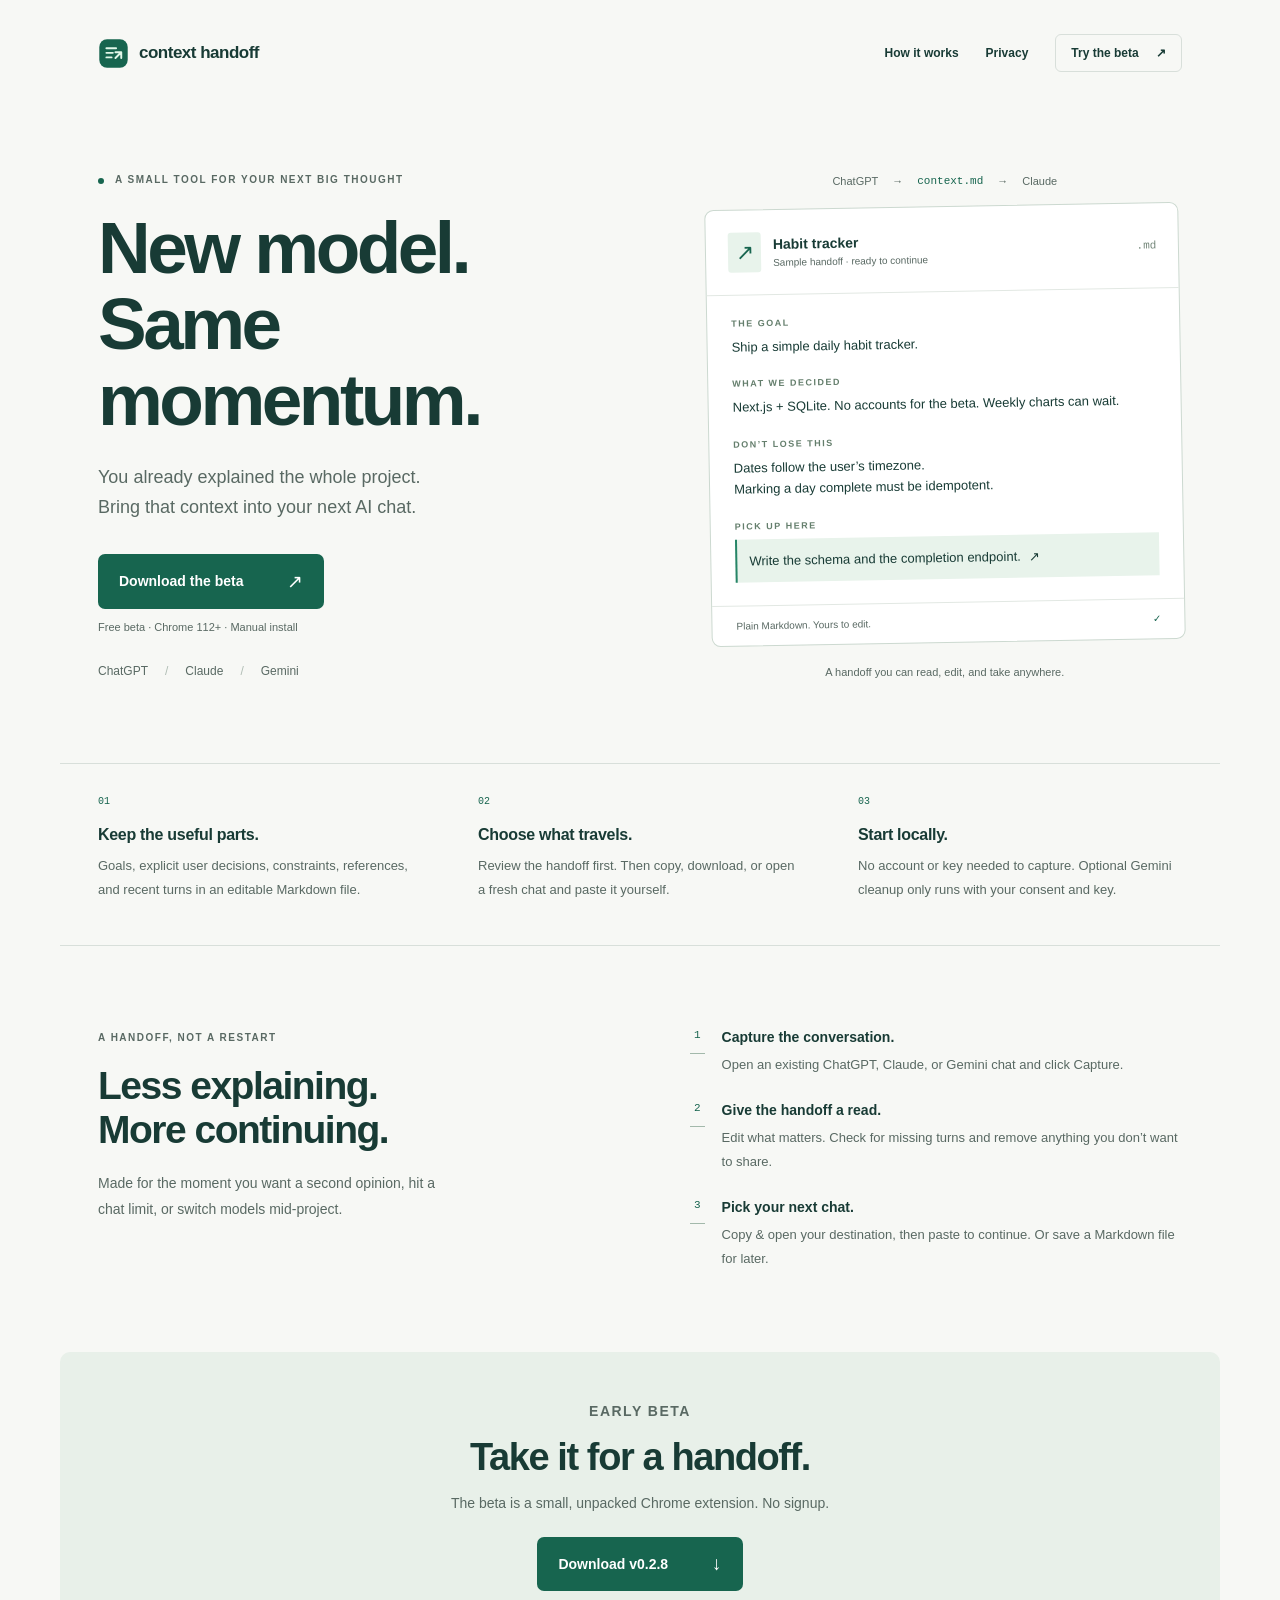
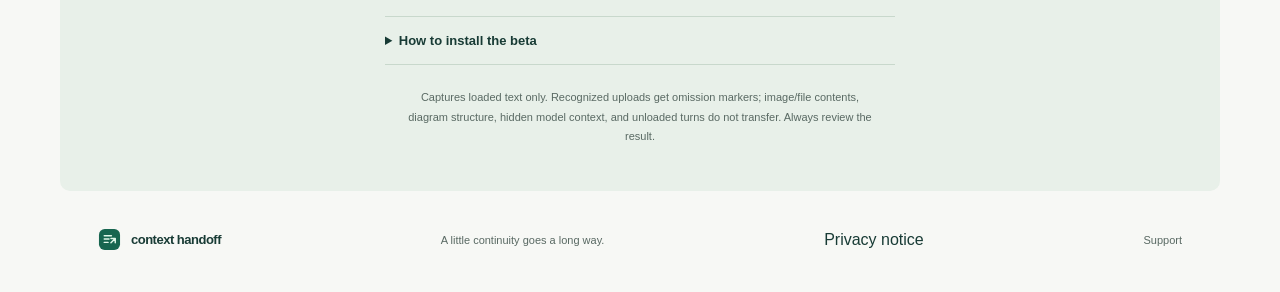
<file: index.html>
<!doctype html>
<html lang="en"><head><meta charset="utf-8"><meta name="viewport" content="width=device-width,initial-scale=1"><meta name="description" content="Switch AI chats without starting over. A local-first Chrome extension for carrying context between ChatGPT, Claude, and Gemini."><meta property="og:title" content="Context Handoff — New model. Same momentum."><meta property="og:description" content="Your goals, decisions, and next steps. Ready for your next AI chat."><meta property="og:type" content="website"><meta property="og:image" content="social-card.png"><title>Context Handoff — New model. Same momentum.</title><link rel="icon" href="mark.svg" type="image/svg+xml"><link rel="stylesheet" href="site.css"></head>
<body>
<header class="nav wrap"><a class="brand" href="./"><img src="mark.svg" width="31" height="31" alt="">context handoff</a><nav aria-label="Main navigation"><a href="#how">How it works</a><a href="privacy.html">Privacy</a><a class="small-cta" href="#try">Try the beta <span aria-hidden="true">↗</span></a></nav></header>
<main>
<section class="hero wrap">
  <div class="hero-copy"><p class="eyebrow"><span class="dot"></span> A SMALL TOOL FOR YOUR NEXT BIG THOUGHT</p><h1>New model.<br>Same momentum.</h1><p class="lede">You already explained the whole project.<br>Bring that context into your next AI chat.</p><a class="cta" href="downloads/context-handoff-0.2.8.zip" download>Download the beta <span aria-hidden="true">↗</span></a><p class="fine">Free beta · Chrome 112+ · Manual install</p><div class="platforms" aria-label="Supported platforms"><span>ChatGPT</span><span aria-hidden="true">/</span><span>Claude</span><span aria-hidden="true">/</span><span>Gemini</span></div></div>
  <div class="handoff-visual"><div class="flow-label"><span>ChatGPT</span><span aria-hidden="true">→</span><strong>context.md</strong><span aria-hidden="true">→</span><span>Claude</span></div><article class="sample-doc"><header><span class="doc-icon" aria-hidden="true">↗</span><div><h2>Habit tracker</h2><p>Sample handoff · ready to continue</p></div><span class="md-label">.md</span></header><dl><dt>THE GOAL</dt><dd>Ship a simple daily habit tracker.</dd><dt>WHAT WE DECIDED</dt><dd>Next.js + SQLite. No accounts for the beta. Weekly charts can wait.</dd><dt>DON’T LOSE THIS</dt><dd>Dates follow the user’s timezone.<br>Marking a day complete must be idempotent.</dd><dt>PICK UP HERE</dt><dd class="next-step">Write the schema and the completion endpoint. <span aria-hidden="true">↗</span></dd></dl><footer><span>Plain Markdown. Yours to edit.</span><span aria-hidden="true">✓</span></footer></article><p class="visual-caption">A handoff you can read, edit, and take anywhere.</p></div>
</section>
<section class="principles wrap" aria-label="What you get"><div><span class="index">01</span><h2>Keep the useful parts.</h2><p>Goals, explicit user decisions, constraints, references, and recent turns in an editable Markdown file.</p></div><div><span class="index">02</span><h2>Choose what travels.</h2><p>Review the handoff first. Then copy, download, or open a fresh chat and paste it yourself.</p></div><div><span class="index">03</span><h2>Start locally.</h2><p>No account or key needed to capture. Optional Gemini cleanup only runs with your consent and key.</p></div></section>
<section id="how" class="how wrap"><div><p class="eyebrow">A HANDOFF, NOT A RESTART</p><h2>Less explaining.<br>More continuing.</h2><p>Made for the moment you want a second opinion, hit a chat limit, or switch models mid-project.</p></div><ol><li><span>1</span><div><h3>Capture the conversation.</h3><p>Open an existing ChatGPT, Claude, or Gemini chat and click Capture.</p></div></li><li><span>2</span><div><h3>Give the handoff a read.</h3><p>Edit what matters. Check for missing turns and remove anything you don’t want to share.</p></div></li><li><span>3</span><div><h3>Pick your next chat.</h3><p>Copy &amp; open your destination, then paste to continue. Or save a Markdown file for later.</p></div></li></ol></section>
<section id="try" class="install wrap"><p class="eyebrow">EARLY BETA</p><h2>Take it for a handoff.</h2><p>The beta is a small, unpacked Chrome extension. No signup.</p><a class="cta" href="downloads/context-handoff-0.2.8.zip" download>Download v0.2.8 <span aria-hidden="true">↓</span></a><details><summary>How to install the beta</summary><ol><li>Download and extract the ZIP.</li><li>Open <code>chrome://extensions</code> and enable Developer mode.</li><li>Choose <strong>Load unpacked</strong>, then the folder with <code>manifest.json</code>.</li><li>Open a supported AI chat, click the extension, and capture.</li></ol><p>A Chrome Web Store link will be added after review. This beta download is not a one-click store install.</p></details><p class="limit">Captures loaded text only. Recognized uploads get omission markers; image/file contents, diagram structure, hidden model context, and unloaded turns do not transfer. Always review the result.</p></section>
</main><footer class="site-footer wrap"><a class="brand" href="./"><img src="mark.svg" width="23" height="23" alt="">context handoff</a><span>A little continuity goes a long way.</span><a href="privacy.html">Privacy notice</a><a href="mailto:ashwajittayade30@gmail.com">Support</a></footer>
</body></html>
</file>
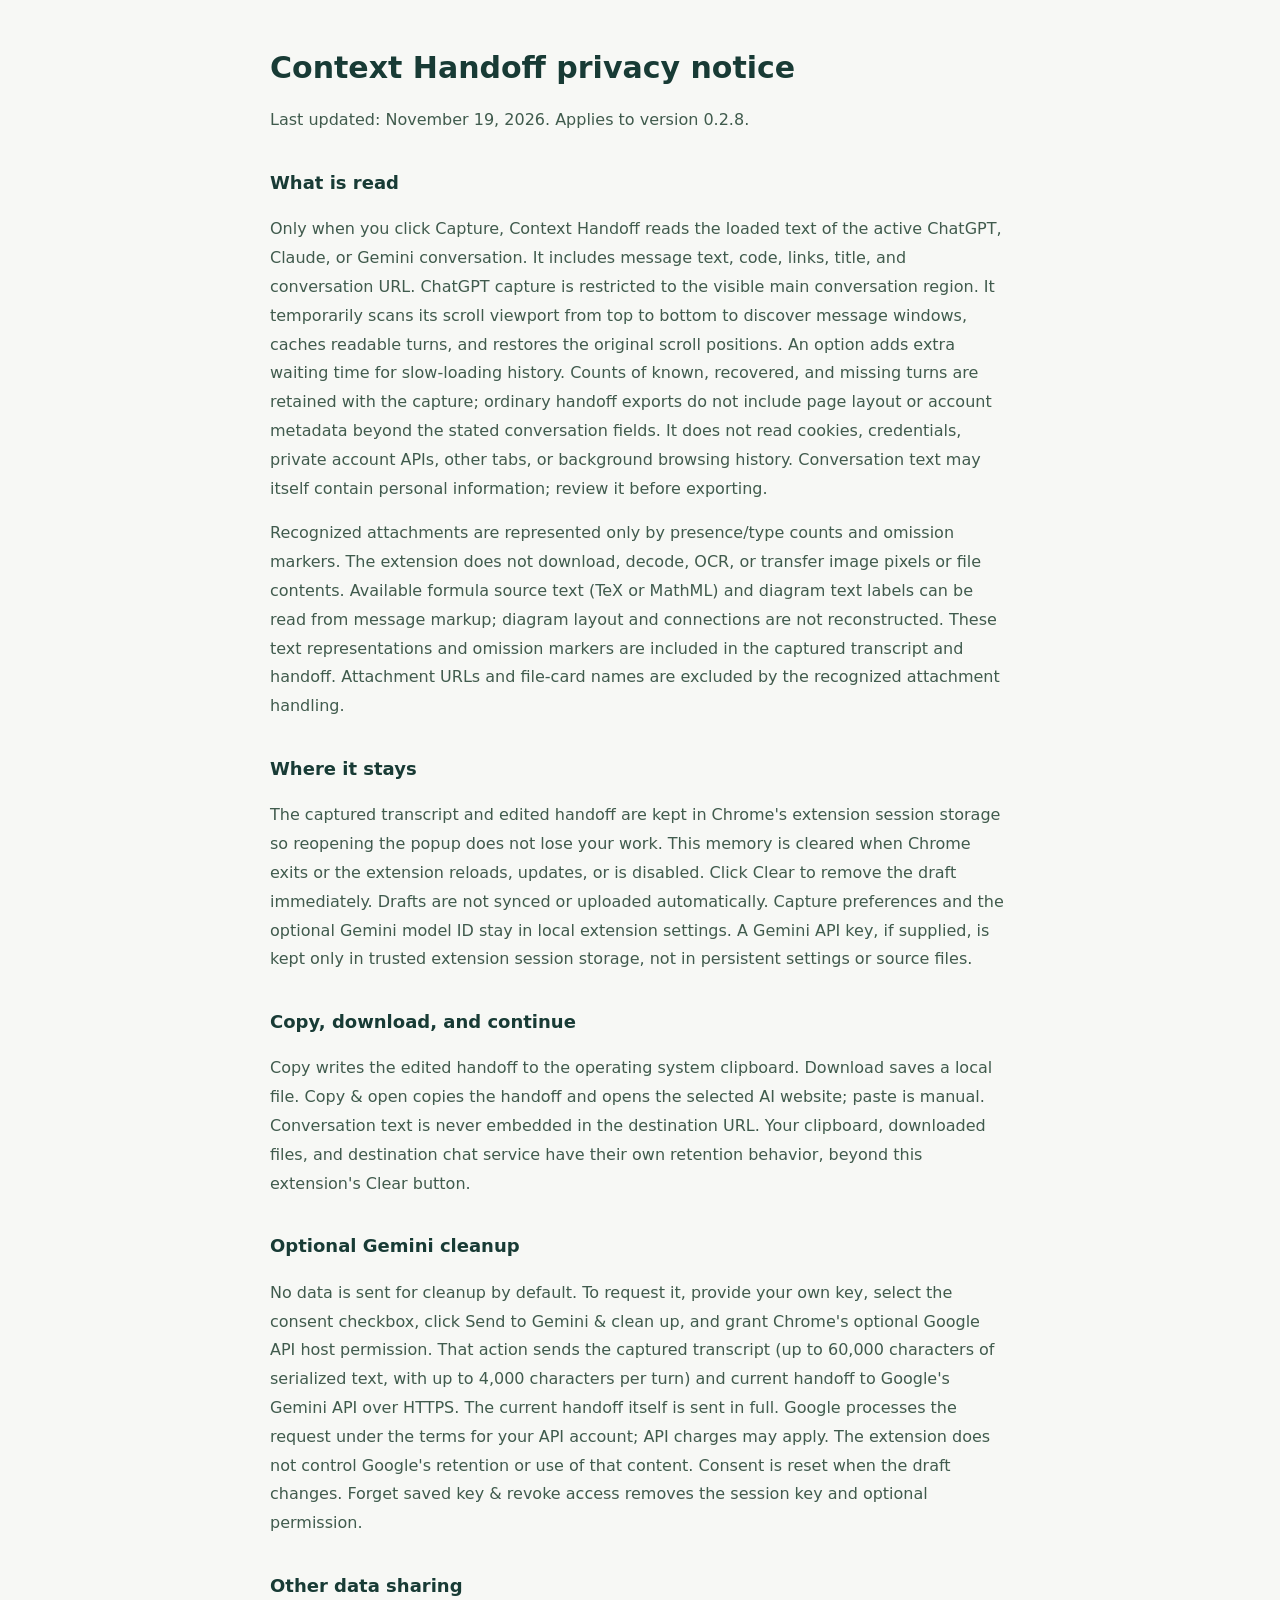
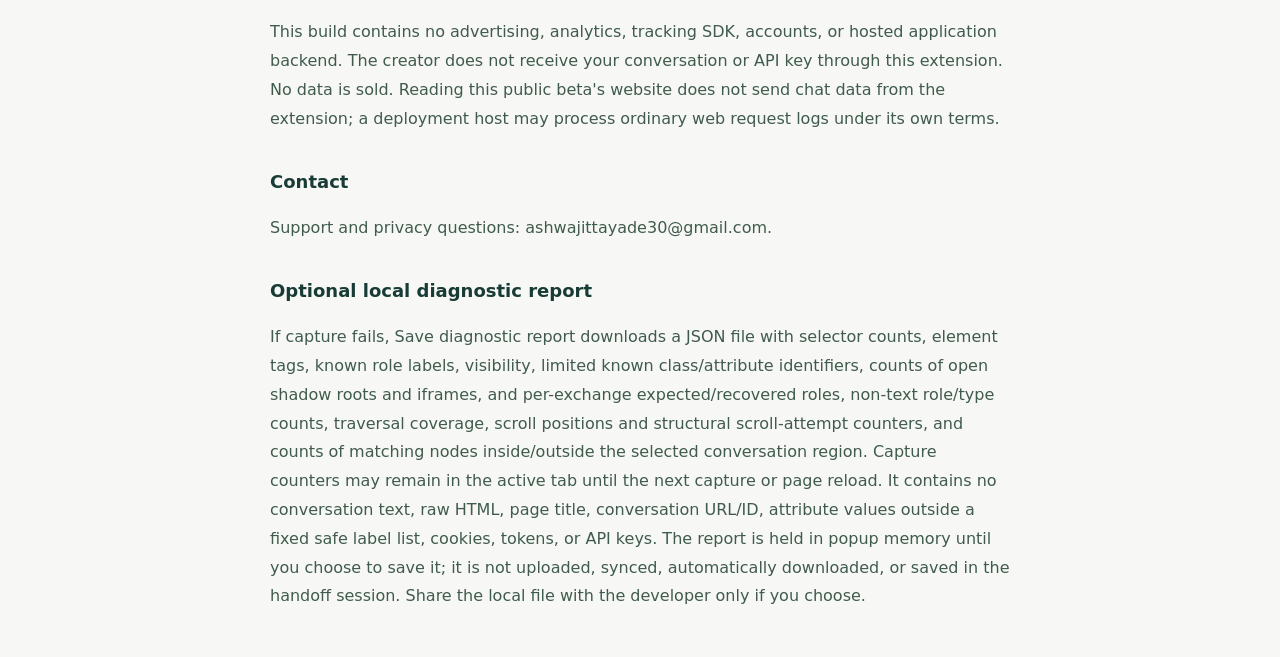
<file: privacy.html>
<!doctype html><html lang="en"><meta charset="utf-8"><meta name="viewport" content="width=device-width,initial-scale=1"><title>Context Handoff privacy</title><style>body{font:16px/1.8 system-ui,sans-serif;max-width:740px;padding:30px 24px;margin:auto;background:#f7f8f5;color:#183b35}h1{font-size:30px;line-height:1.2}h2{font-size:18px;margin-top:32px}p{color:#405b4d}a{color:#17654f}:focus-visible{outline:3px solid #17654f;outline-offset:3px}</style><main><h1>Context Handoff privacy notice</h1><p>Last updated: November 19, 2026. Applies to version 0.2.8.</p><h2>What is read</h2><p>Only when you click Capture, Context Handoff reads the loaded text of the active ChatGPT, Claude, or Gemini conversation. It includes message text, code, links, title, and conversation URL. ChatGPT capture is restricted to the visible main conversation region. It temporarily scans its scroll viewport from top to bottom to discover message windows, caches readable turns, and restores the original scroll positions. An option adds extra waiting time for slow-loading history. Counts of known, recovered, and missing turns are retained with the capture; ordinary handoff exports do not include page layout or account metadata beyond the stated conversation fields. It does not read cookies, credentials, private account APIs, other tabs, or background browsing history. Conversation text may itself contain personal information; review it before exporting.</p><p>Recognized attachments are represented only by presence/type counts and omission markers. The extension does not download, decode, OCR, or transfer image pixels or file contents. Available formula source text (TeX or MathML) and diagram text labels can be read from message markup; diagram layout and connections are not reconstructed. These text representations and omission markers are included in the captured transcript and handoff. Attachment URLs and file-card names are excluded by the recognized attachment handling.</p><h2>Where it stays</h2><p>The captured transcript and edited handoff are kept in Chrome&#x27;s extension session storage so reopening the popup does not lose your work. This memory is cleared when Chrome exits or the extension reloads, updates, or is disabled. Click Clear to remove the draft immediately. Drafts are not synced or uploaded automatically. Capture preferences and the optional Gemini model ID stay in local extension settings. A Gemini API key, if supplied, is kept only in trusted extension session storage, not in persistent settings or source files.</p><h2>Copy, download, and continue</h2><p>Copy writes the edited handoff to the operating system clipboard. Download saves a local file. Copy &amp; open copies the handoff and opens the selected AI website; paste is manual. Conversation text is never embedded in the destination URL. Your clipboard, downloaded files, and destination chat service have their own retention behavior, beyond this extension&#x27;s Clear button.</p><h2>Optional Gemini cleanup</h2><p>No data is sent for cleanup by default. To request it, provide your own key, select the consent checkbox, click Send to Gemini &amp; clean up, and grant Chrome&#x27;s optional Google API host permission. That action sends the captured transcript (up to 60,000 characters of serialized text, with up to 4,000 characters per turn) and current handoff to Google&#x27;s Gemini API over HTTPS. The current handoff itself is sent in full. Google processes the request under the terms for your API account; API charges may apply. The extension does not control Google&#x27;s retention or use of that content. Consent is reset when the draft changes. Forget saved key &amp; revoke access removes the session key and optional permission.</p><h2>Other data sharing</h2><p>This build contains no advertising, analytics, tracking SDK, accounts, or hosted application backend. The creator does not receive your conversation or API key through this extension. No data is sold. Reading this public beta&#x27;s website does not send chat data from the extension; a deployment host may process ordinary web request logs under its own terms.</p><h2>Contact</h2><p>Support and privacy questions: ashwajittayade30@gmail.com.</p><h2>Optional local diagnostic report</h2><p>If capture fails, Save diagnostic report downloads a JSON file with selector counts, element tags, known role labels, visibility, limited known class/attribute identifiers, counts of open shadow roots and iframes, and per-exchange expected/recovered roles, non-text role/type counts, traversal coverage, scroll positions and structural scroll-attempt counters, and counts of matching nodes inside/outside the selected conversation region. Capture counters may remain in the active tab until the next capture or page reload. It contains no conversation text, raw HTML, page title, conversation URL/ID, attribute values outside a fixed safe label list, cookies, tokens, or API keys. The report is held in popup memory until you choose to save it; it is not uploaded, synced, automatically downloaded, or saved in the handoff session. Share the local file with the developer only if you choose.</p></main></html>
</file>
<file: site.css>
:root{font-family:"Lato","Segoe UI",Arial,sans-serif;color:#183b35;background:#f7f8f5;font-size:16px;--ink:#183b35;--muted:#596963;--line:#d8dfda;--accent:#17654f}*{box-sizing:border-box}html{scroll-behavior:smooth;scroll-padding-top:24px}body{margin:0}a{color:inherit;text-decoration:none}a:focus-visible,summary:focus-visible{outline:3px solid #5b9f86;outline-offset:5px}a:hover{text-decoration:underline;text-underline-offset:5px}.wrap{max-width:1160px;margin:auto;padding-left:38px;padding-right:38px}.nav{height:106px;display:flex;align-items:center;justify-content:space-between;gap:24px}.brand{display:flex;align-items:center;gap:10px;font-size:17px;letter-spacing:-.5px;font-weight:800}.nav nav{display:flex;align-items:center;gap:27px;font-size:12px;font-weight:700}.small-cta{border:1px solid var(--line);padding:11px 15px;border-radius:6px}.small-cta span{margin-left:14px}.hero{display:grid;grid-template-columns:1.15fr 1fr;gap:64px;padding-top:65px;padding-bottom:85px;align-items:center}.eyebrow{font-size:10px;font-weight:800;letter-spacing:1.5px;line-height:1.7;color:var(--muted);margin:0 0 22px}.dot{display:inline-block;width:6px;height:6px;border-radius:50%;background:var(--accent);vertical-align:middle;margin-right:7px}h1,h2,h3,p{margin-top:0}h1{font-size:clamp(48px,5.7vw,77px);letter-spacing:-3.5px;line-height:1.04;margin-bottom:24px;font-weight:800}.lede{font-size:18px;line-height:1.7;color:var(--muted);margin-bottom:31px}.cta{display:inline-flex;align-items:center;gap:44px;background:var(--accent);color:white;padding:16px 21px;border-radius:7px;font-size:14px;font-weight:700;min-height:50px}.cta:hover{background:#104b3b;text-decoration:none}.cta span{font-size:19px;font-weight:400}.fine{font-size:11px;color:var(--muted);margin-top:12px}.platforms{display:flex;gap:17px;font-size:12px;color:var(--muted);margin-top:31px}.platforms>span:nth-child(even){color:#b0bdb4}.handoff-visual{padding:4px 0 0}.flow-label{display:flex;gap:14px;align-items:center;justify-content:center;font-size:11px;color:var(--muted);margin-bottom:19px}.flow-label strong{font-family:monospace;font-size:11px;color:var(--accent);font-weight:400}.sample-doc{background:#fff;border:1px solid #ccd9d0;border-radius:9px;transform:rotate(-1deg)}.sample-doc header{display:flex;gap:12px;align-items:center;border-bottom:1px solid #e2e8e3;padding:22px}.doc-icon{width:33px;height:40px;background:#e8f3eb;border-radius:3px;display:grid;place-items:center;color:var(--accent);font-size:22px}.sample-doc h2{font-size:14px;margin-bottom:5px}.sample-doc header p{font-size:10px;color:var(--muted);margin:0}.md-label{margin-left:auto;font:11px monospace;color:#74877a}.sample-doc dl{padding:0 24px;margin:23px 0}.sample-doc dt{font-size:9px;letter-spacing:1.5px;font-weight:800;color:#647e6c;margin-bottom:8px}.sample-doc dd{font-size:13px;line-height:1.65;margin:0 0 21px}.sample-doc dd:last-child{margin:0}.next-step{background:#e8f3eb;padding:11px 12px;border-left:2px solid #268567}.next-step span{margin-left:5px}.sample-doc footer{display:flex;justify-content:space-between;align-items:center;font-size:10px;color:var(--muted);padding:14px 24px;border-top:1px solid #e2e8e3}.sample-doc footer span:last-child{color:var(--accent)}.visual-caption{text-align:center;font-size:11px;color:var(--muted);margin:23px 0 0}.principles{display:grid;grid-template-columns:repeat(3,1fr);gap:56px;padding-top:32px;padding-bottom:44px;border-top:1px solid var(--line);border-bottom:1px solid var(--line)}.index{font:10px monospace;color:var(--accent);display:block;margin-bottom:19px}.principles h2{font-size:16px;letter-spacing:-.3px;margin-bottom:10px}.principles p{color:var(--muted);font-size:13px;line-height:1.8;margin:0}.how{display:grid;grid-template-columns:1fr 1fr;gap:100px;padding-top:83px;padding-bottom:82px}.how .eyebrow{margin-bottom:18px}.how h2{font-size:39px;line-height:1.12;letter-spacing:-1.5px;margin-bottom:20px}.how>div>p:last-child{font-size:14px;color:var(--muted);line-height:1.8;max-width:350px}.how ol{padding:0;margin:0;list-style:none;display:grid;gap:26px}.how li{display:flex;gap:17px}.how li>span{font:11px monospace;color:var(--accent);border-bottom:1px solid #a3b9ab;height:25px;padding:0 4px}.how h3{font-size:14px;margin-bottom:8px}.how li p{font-size:13px;line-height:1.8;color:var(--muted);margin:0}.install{text-align:center;background:#e8f0e9;border-radius:10px;padding-top:48px;padding-bottom:44px}.install .eyebrow{margin-bottom:12px}.install h2{font-size:38px;letter-spacing:-1.4px;margin-bottom:16px}.install>p{font-size:14px;color:var(--muted)}.install .cta{margin:12px 0 25px}.install details{text-align:left;max-width:510px;margin:auto;font-size:13px;border-top:1px solid #c8d8cc;border-bottom:1px solid #c8d8cc}.install summary{cursor:pointer;padding:16px 0;font-weight:700}.install li{line-height:1.8;margin:7px 0}.install details p{line-height:1.7;font-size:12px;color:var(--muted);padding-bottom:10px}.install code{font-size:12px}.install .limit{max-width:470px;margin:23px auto 0;font-size:11px;line-height:1.8}.site-footer{display:flex;align-items:center;justify-content:space-between;gap:25px;padding-top:37px;padding-bottom:40px}.site-footer .brand{font-size:13px}.site-footer>span,.site-footer>a:last-child{font-size:11px;color:var(--muted)}
@media(max-width:800px){.wrap{padding-left:24px;padding-right:24px}.nav{height:82px}.nav nav>a:first-child,.nav nav>a:nth-child(2){display:none}.hero{grid-template-columns:1fr;gap:50px;padding-top:38px;padding-bottom:55px}.hero-copy{max-width:540px}h1{font-size:64px;letter-spacing:-2.8px}.handoff-visual{max-width:470px;width:100%;margin:auto}.principles{gap:25px}.how{gap:40px}.site-footer>span{display:none}.install{border-radius:0}.site-footer .brand{font-size:12px}}@media(max-width:520px){.brand{font-size:14px}.nav nav{gap:8px}.small-cta{font-size:11px;padding:10px}.hero{padding-top:31px}.eyebrow{font-size:8px}h1{font-size:53px;letter-spacing:-2.5px}.lede{font-size:16px}.principles{grid-template-columns:1fr;gap:27px;padding-top:29px;padding-bottom:30px}.principles>div{display:grid;grid-template-columns:25px 1fr;gap:0 12px}.principles .index{grid-row:1/3;margin:4px 0 0}.principles h2{font-size:15px}.principles p{font-size:12px;grid-column:2}.how{grid-template-columns:1fr;gap:24px;padding-top:49px;padding-bottom:46px}.how h2{font-size:35px}.how ol{gap:22px}.install h2{font-size:32px}.flow-label{gap:11px;font-size:10px}.sample-doc dd{font-size:12px}.site-footer{padding-top:25px;padding-bottom:25px}}
@media(prefers-reduced-motion:reduce){html{scroll-behavior:auto}*{transition:none!important}}
</file>
